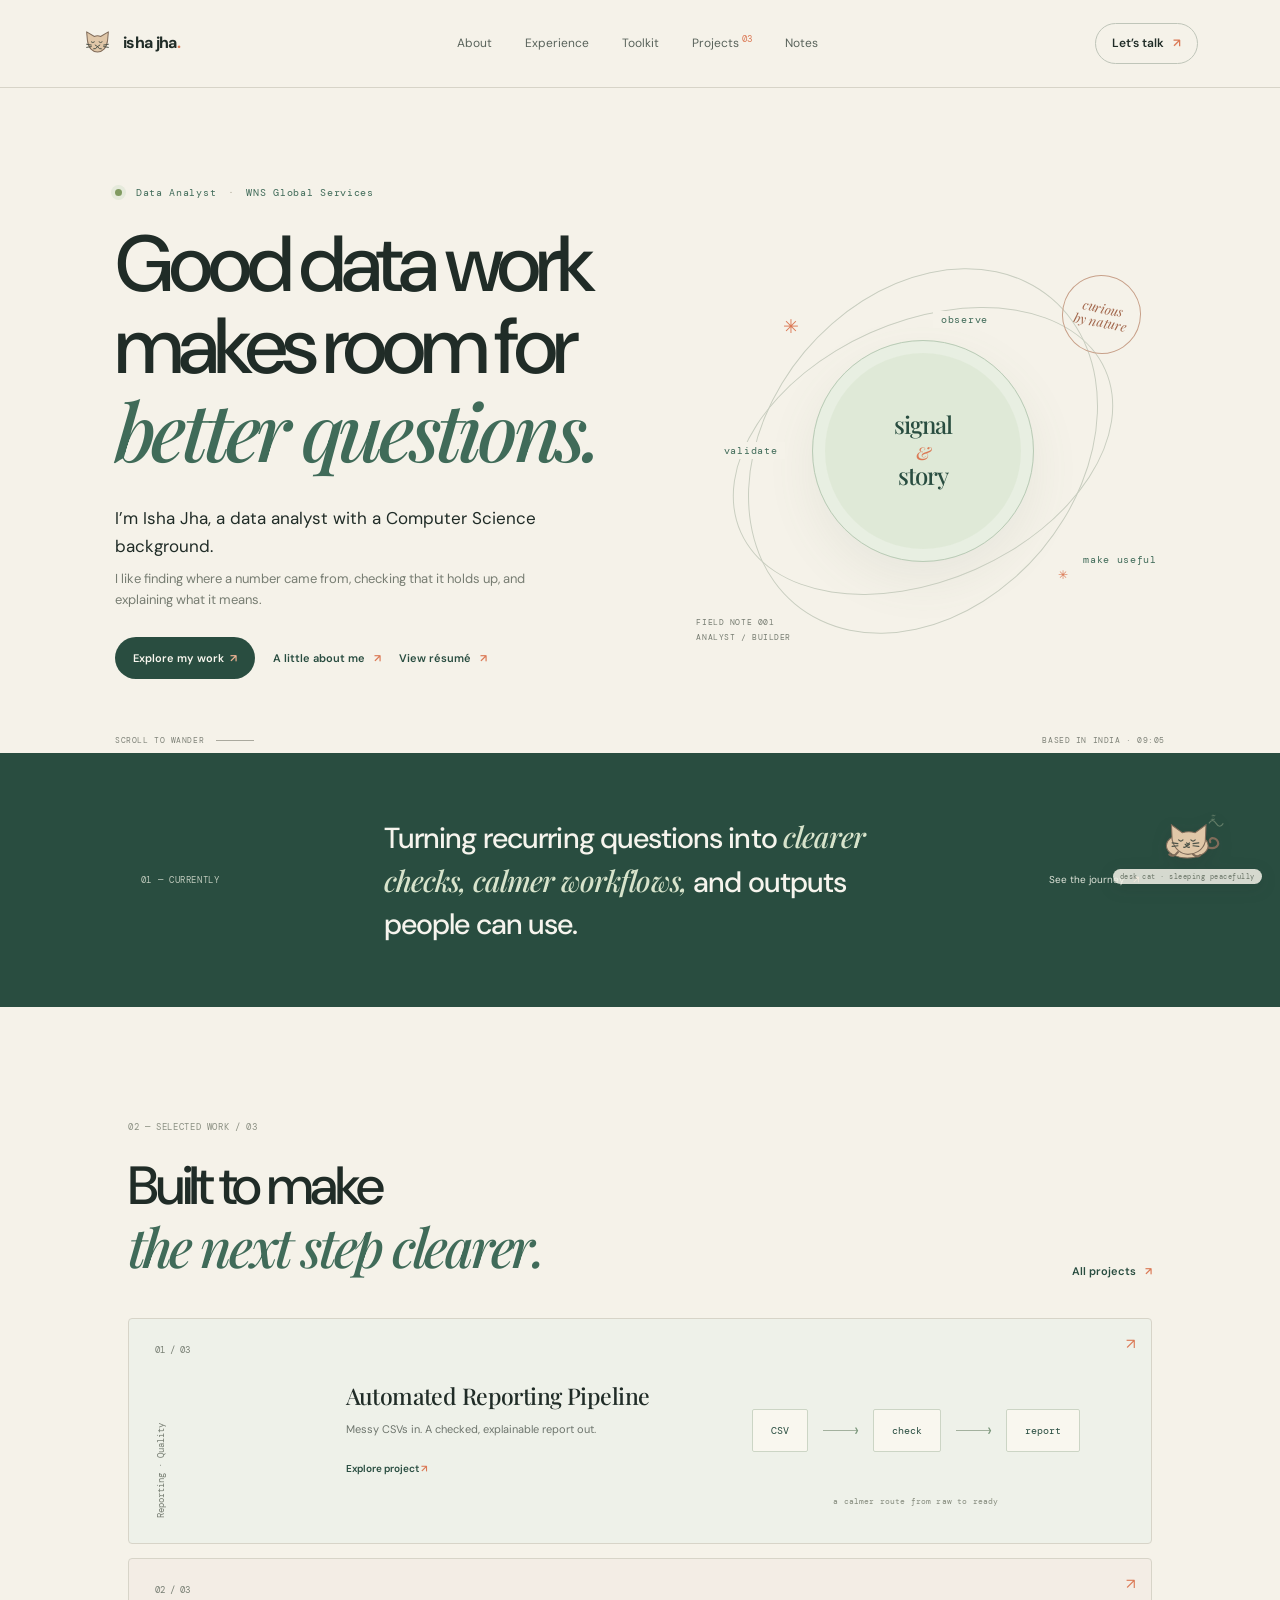
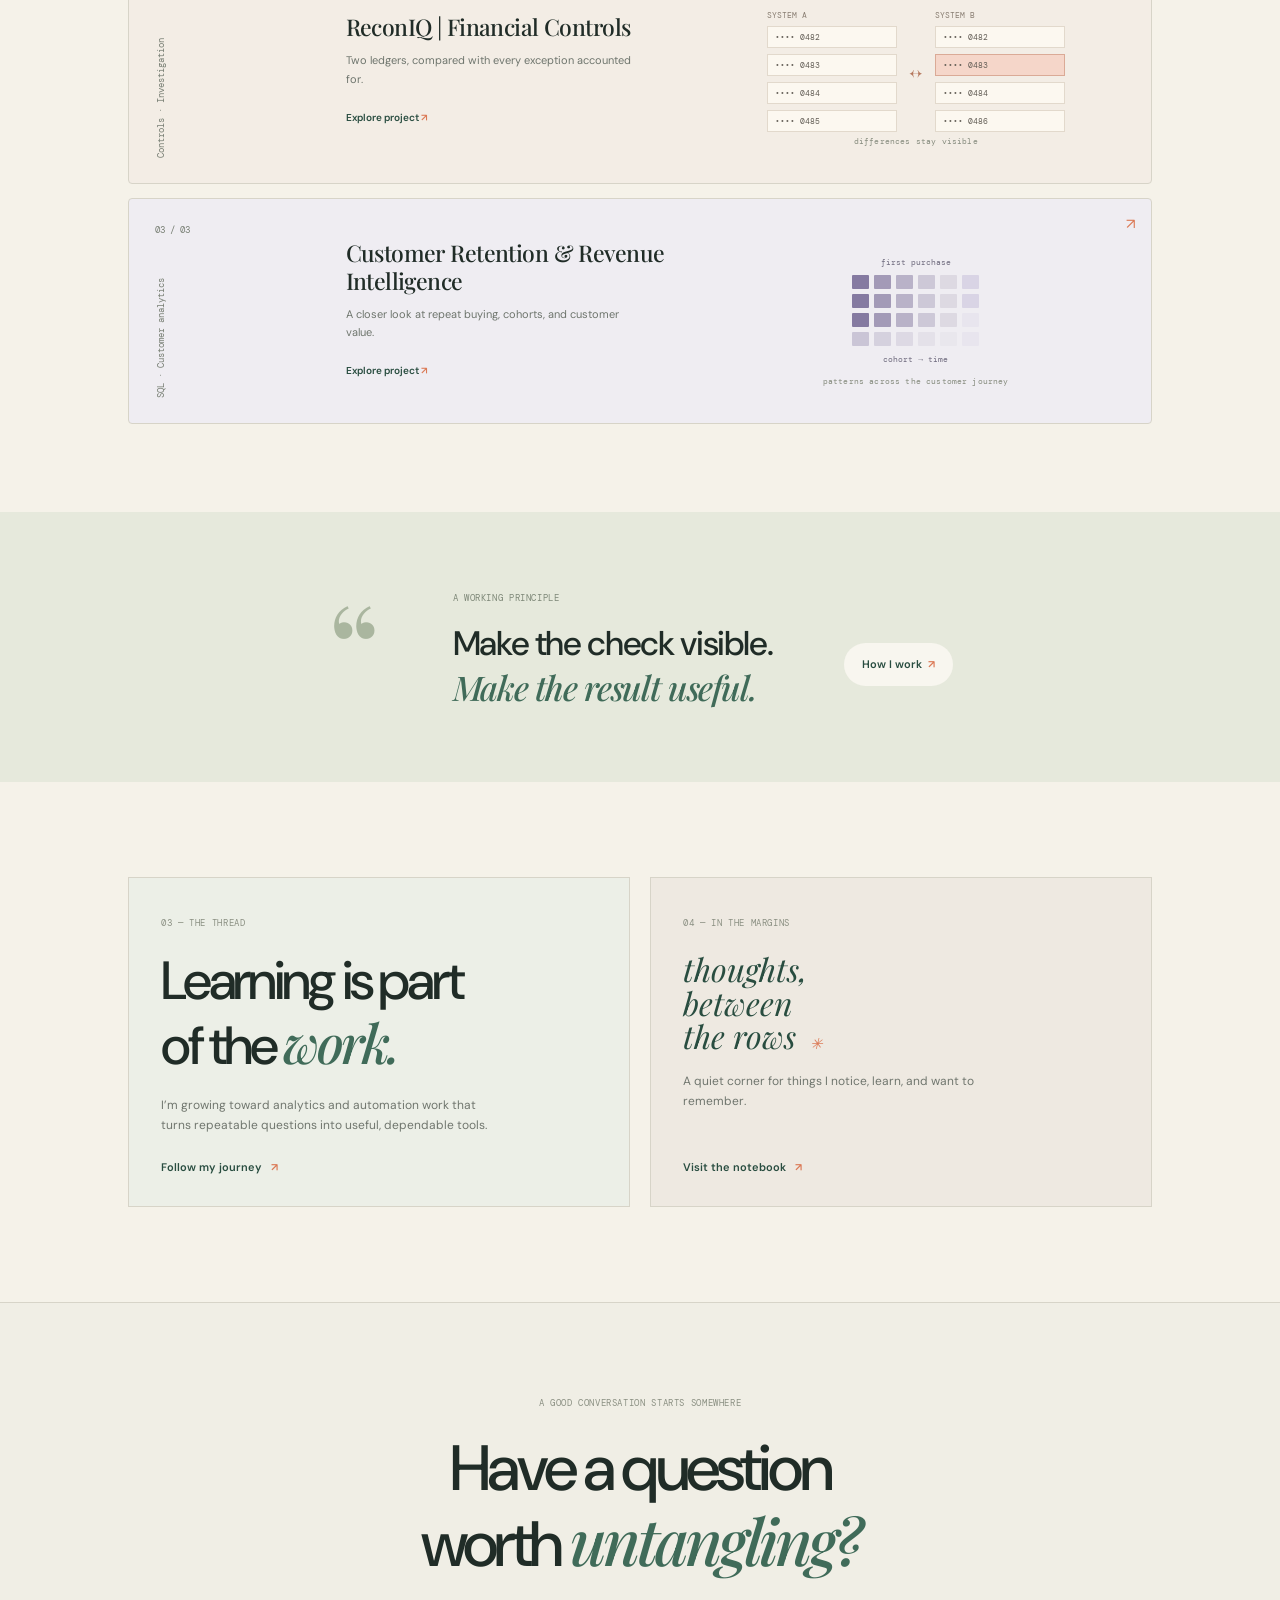
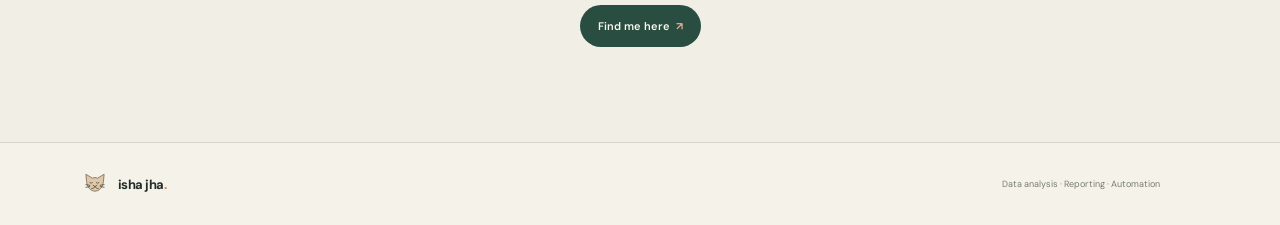
<file: index.html>
<!doctype html>
<html lang="en">
  <head>
    <meta charset="UTF-8" />
    <meta name="viewport" content="width=device-width, initial-scale=1" />
    <meta name="theme-color" content="#f5f2e9" />
    <meta name="description" content="Isha Jha is a data analyst interested in SQL, Python, reporting automation, and making data useful." />
    <title>Isha Jha</title>
    <link rel="preconnect" href="https://fonts.googleapis.com" />
    <link rel="preconnect" href="https://fonts.gstatic.com" crossorigin />
    <link href="https://fonts.googleapis.com/css2?family=DM+Mono:wght@400;500&family=DM+Sans:wght@400;500;600;700&family=Playfair+Display:ital,wght@0,500;0,600;1,500;1,600&display=swap" rel="stylesheet" />
    <link rel="stylesheet" href="./styles.css?v=pipeline-story-2" />
    <script type="module" src="./src/app.js?v=tab-title-1"></script>
  </head>
  <body>
    <a class="skip-link" href="#main">Skip to content</a>
    <div class="site-shell">
      <header class="topbar">
        <a class="wordmark" href="#/" aria-label="Isha Jha, home"><span class="wordmark-cat" aria-hidden="true"><svg viewBox="0 0 40 40"><path class="wordmark-cat-head" d="M7 16 6 5l10 6q4-2 8 0l10-6-1 11c-1 10-7 15-13 15S8 26 7 16Z"/><path class="wordmark-cat-face" d="M12 18q2 2 4 0m6 0q2 2 4 0M17 22l3 2 3-2M20 24q-2 4-5 3m10 0q-3 1-5-3"/><path class="wordmark-cat-whiskers" d="m12 22-6-1m6 3-6 1m22-3 6-1m-6 3 6 1"/></svg></span><span>isha jha<span class="wordmark-period">.</span></span></a>
        <button class="menu-toggle" aria-label="Open navigation" aria-expanded="false"><span></span><span></span></button>
        <nav class="main-nav" aria-label="Main navigation">
          <a href="#/about">About</a><a href="#/journey">Experience</a><a href="#/skills">Toolkit</a><a href="#/projects">Projects <span class="nav-count" id="project-count"></span></a><a href="#/notes">Notes</a>
        </nav>
        <a class="contact-link" href="#/contact">Let’s talk <span aria-hidden="true">↗</span></a>
      </header>
      <main id="main" tabindex="-1"></main>
      <footer class="footer"><a class="wordmark" href="#/"><span class="wordmark-cat" aria-hidden="true"><svg viewBox="0 0 40 40"><path class="wordmark-cat-head" d="M7 16 6 5l10 6q4-2 8 0l10-6-1 11c-1 10-7 15-13 15S8 26 7 16Z"/><path class="wordmark-cat-face" d="M12 18q2 2 4 0m6 0q2 2 4 0M17 22l3 2 3-2M20 24q-2 4-5 3m10 0q-3 1-5-3"/><path class="wordmark-cat-whiskers" d="m12 22-6-1m6 3-6 1m22-3 6-1m-6 3 6 1"/></svg></span><span>isha jha<span class="wordmark-period">.</span></span></a><span>Data analysis · Reporting · Automation</span></footer>
    </div>
    <div class="cat-dock">
      <button class="cat-button" aria-label="Wake the sleeping cat" title="A small desk companion. Click to wake.">
        <svg class="cat-art" viewBox="0 0 100 75" role="img" aria-label="A little cat, sleeping"><path class="cat-tail" d="M76 53c17 5 20-8 11-12-5-2-8 2-6 5"/><ellipse class="cat-body" cx="49" cy="51" rx="29" ry="17"/><path class="cat-head" d="M28 43 27 22l15 11c6-2 12-2 18 0l15-11-1 23c-3 13-15 18-24 18S31 56 28 43Z"/><path class="sleep-eyes" d="M37 43q3 3 6 0m11 0q3 3 6 0"/><g class="awake-eyes"><ellipse cx="40" cy="43" rx="1.8" ry="3"/><ellipse cx="57" cy="43" rx="1.8" ry="3"/></g><path class="cat-smile" d="M46 49q3 3 6 0m-3 1q-2 4-5 3m8 0q-3 1-5-3"/><path class="cat-nose" d="m48 47 2 2 2-2"/><path class="cat-whiskers" d="m36 48-8-1m8 4-8 1m29-4 8-1m-8 4 8 1"/><path class="cat-paw" d="M36 60q-6 8-12 3M57 63q5 5 10 1"/><path class="sleep-line" d="M79 20q5-8 10 0t10 0"/><text class="sleep-z" x="82" y="15">z</text></svg>
      </button><span class="cat-caption">desk cat · <span class="cat-state">sleeping peacefully</span></span>
    </div>
    <div class="toast" role="status" aria-live="polite"></div>
  </body>
</html>
</file>
<file: styles.css>
:root {
  --paper:#f5f2e9;
  --paper2:#ede9dd;
  --ink:#202c27;
  --green:#294d40;
  --green2:#406b59;
  --muted:#777d72;
  --line:#d7d4c8;
  --orange:#db7955;
  --mint:#dce9d9;
  --peach:#f3dfd2;
  --lav:#e5e1ef;
  --serif:"Playfair Display",Georgia,serif;
  --sans:"DM Sans",Arial,sans-serif;
  --mono:"DM Mono",monospace
}
* {
  box-sizing:border-box
}
html {
  scroll-behavior:smooth
}
body {
  margin:0;
  background:var(--paper);
  color:var(--ink);
  font:16px/1.65 var(--sans);
  -webkit-font-smoothing:antialiased
}
a {
  color:inherit;
  text-decoration:none
}
button {
  font:inherit
}
.site-shell {
  max-width:1600px;
  margin:auto;
  overflow:hidden
}
.skip-link {
  position:absolute;
  left:1rem;
  top:-5rem;
  padding:.7rem 1rem;
  background:var(--green);
  color:white;
  z-index:20
}
.skip-link:focus {
  top:1rem
}
.topbar {
  height:88px;
  padding:0 6.4%;
  display:flex;
  align-items:center;
  justify-content:space-between;
  border-bottom:1px solid var(--line);
  position:relative;
  z-index:10;
  background:var(--paper)
}
.wordmark {
  display:flex;
  align-items:center;
  gap:10px;
  font-size:16px;
  font-weight:700;
  letter-spacing:-.04em
}
.wordmark-cat {
  display:grid;
  place-items:center;
  width:31px;
  height:31px;
  color:var(--green)
}
.wordmark-cat svg { width:100%; overflow:visible }
.wordmark-cat-head { fill:#e0c7a8; stroke:#806c5a; stroke-width:1.3; stroke-linejoin:round }
.wordmark-cat-face,.wordmark-cat-whiskers { fill:none; stroke:#4b5248; stroke-width:1.25; stroke-linecap:round; stroke-linejoin:round }
.wordmark-cat.awake .wordmark-cat-head { fill:#f0d2b5 }
.wordmark-cat.awake .wordmark-cat-face { stroke:var(--green2) }
.wordmark-period {
  color:var(--orange)
}
.main-nav {
  display:flex;
  align-items:center;
  gap:33px
}
.main-nav a {
  font-size:12px;
  color:#59635b;
  transition:color .2s
}
.main-nav a:hover,.main-nav a.current {
  color:var(--green);
  font-weight:700
}
.nav-count {
  font:9px var(--mono);
  color:var(--orange);
  vertical-align:super
}
.contact-link {
  font-size:12px;
  font-weight:600;
  padding:10px 16px;
  border:1px solid #bfc5b9;
  border-radius:30px
}
.contact-link span,.text-link span,.button span {
  color:var(--orange);
  padding-left:6px
}
.menu-toggle {
  display:none
}
.home-hero {
  padding:86px 9% 26px;
  min-height:665px;
  position:relative;
  display:grid;
  grid-template-columns:1.08fr .92fr;
  align-items:center
}
.hero-copy {
  padding-bottom:36px;
  z-index:1
}
.eyebrow,.section-index,.hero-bottom,.orbit-label,.art-index,.directory-note,.aside-kicker,.timeline-state,.contact-note>span,.workflow-steps>div>span,.empty-notes small,.visual-caption,.cat-caption {
  font:10px var(--mono);
  letter-spacing:.07em
}
.eyebrow {
  color:var(--green2);
  margin:0 0 24px
}
.status-dot {
  display:inline-block;
  width:7px;
  height:7px;
  border-radius:50%;
  background:#819b61;
  margin-right:7px;
  box-shadow:0 0 0 4px #e5eadb
}
.eyebrow-divider {
  color:#b3ae9f;
  padding:0 5px
}
.home-hero h1,.page-hero h1,.contact-page h1,.detail-heading h1,.article-page h1,.not-found h1 {
  font-size:clamp(50px,6.2vw,88px);
  line-height:1.035;
  letter-spacing:-.065em;
  font-weight:500;
  margin:0;
  font-family:var(--sans)
}
h1 em,h2 em,.hero-hero em {
  font-family:var(--serif);
  font-weight:500;
  color:var(--green2);
  letter-spacing:-.06em
}
.hero-intro {
  font-size:17px;
  line-height:1.65;
  max-width:490px;
  margin:28px 0 8px
}
.hero-sub {
  font-size:13px;
  color:var(--muted);
  max-width:440px;
  margin:0
}
.hero-actions {
  display:flex;
  gap:18px;
  align-items:center;
  flex-wrap:wrap;
  margin-top:26px
}
.button {
  display:inline-flex;
  align-items:center;
  justify-content:center;
  border-radius:24px;
  padding:12px 18px;
  font-size:11px;
  font-weight:600;
  transition:transform .2s,background .2s
}
.button:hover {
  transform:translateY(-2px)
}
.button-dark {
  color:#f9f7ef;
  background:var(--green)
}
.button-dark:hover {
  background:#19382c
}
.button-dark span {
  color:#efb494
}
.text-link {
  font-size:11px;
  font-weight:600;
  color:var(--green)
}
.hero-art {
  min-height:450px;
  position:relative;
  display:grid;
  place-items:center
}
.art-orbit {
  position:absolute;
  border:1px solid #c9cec0;
  border-radius:50%;
  transform:rotate(-24deg)
}
.orbit-one {
  width:400px;
  height:260px
}
.orbit-two {
  width:310px;
  height:400px;
  transform:rotate(40deg)
}
.art-sun {
  width:222px;
  height:222px;
  background:#dfe9d7;
  border:1px solid #b9cbb6;
  border-radius:50%;
  display:grid;
  place-items:center;
  box-shadow:inset 0 0 0 12px #e8efe2,0 18px 50px #67776017
}
.art-sun span {
  text-align:center;
  font:500 24px/1.07 var(--serif);
  letter-spacing:-.04em;
  color:var(--green)
}
.art-sun i {
  font-size:18px;
  color:var(--orange)
}
.orbit-label {
  position:absolute;
  color:var(--green2);
  background:var(--paper);
  padding:2px 8px
}
.label-a {
  top:19%;
  left:52%
}
.label-b {
  top:48%;
  left:7%
}
.label-c {
  right:0;
  bottom:24%
}
.art-star {
  position:absolute;
  color:var(--orange);
  font-size:19px
}
.star-a {
  top:19%;
  left:21%
}
.star-b {
  bottom:20%;
  right:20%;
  font-size:12px
}
.art-index {
  position:absolute;
  left:3%;
  bottom:7%;
  font-size:8px;
  line-height:1.8;
  color:var(--muted)
}
.hero-stamp {
  position:absolute;
  right:5%;
  top:11%;
  width:79px;
  height:79px;
  border:1px solid #c8a18a;
  border-radius:50%;
  display:grid;
  place-items:center;
  text-align:center;
  transform:rotate(11deg);
  font:italic 13px/1.05 var(--serif);
  color:#a2674c
}
.hero-bottom {
  position:absolute;
  left:9%;
  right:9%;
  bottom:8px;
  display:flex;
  align-items:center;
  gap:12px;
  color:#7f8379;
  font-size:8px
}
.scroll-line {
  height:1px;
  width:38px;
  background:#aaa99e
}
.hero-bottom>span:last-child {
  margin-left:auto
}
.intro-strip {
  padding:62px 11%;
  display:grid;
  grid-template-columns:1fr 2.3fr 1fr;
  gap:20px;
  align-items:center;
  background:var(--green);
  color:#f6f4ed
}
.section-index {
  font-size:9px;
  color:#8b9083
}
.intro-strip .section-index {
  color:#c0cbbd
}
.intro-strip p {
  font:500 clamp(19px,2.3vw,29px)/1.45 var(--sans);
  letter-spacing:-.03em;
  margin:0;
  max-width:690px
}
.intro-strip p em {
  font-family:var(--serif);
  color:#d7e3cb
}
.intro-strip>a {
  font-size:10px;
  text-align:right;
  color:#e1e6db
}
.intro-strip>a span {
  color:#efb494;
  padding-left:5px
}
.section-wrap {
  padding-left:10%;
  padding-right:10%
}
.home-projects {
  padding-top:105px;
  padding-bottom:88px
}
.section-heading {
  display:flex;
  align-items:flex-end;
  justify-content:space-between;
  margin-bottom:38px
}
.section-heading h2,.home-lower h2,.about-grid h2,.about-more h2,.detail-section h2,.empty-notes h2 {
  font-size:clamp(34px,4.2vw,56px);
  line-height:1.12;
  letter-spacing:-.06em;
  font-weight:500;
  margin:17px 0 0
}
.project-list {
  display:grid;
  gap:14px
}
.project-row {
  position:relative;
  min-height:226px;
  display:grid;
  grid-template-columns:.55fr 1.1fr 1.35fr;
  gap:20px;
  padding:25px 26px;
  border:1px solid var(--line);
  border-radius:4px;
  overflow:hidden;
  transition:transform .25s,border-color .25s,box-shadow .25s
}
.project-row:hover {
  transform:translateY(-3px);
  border-color:#9aaa99;
  box-shadow:0 12px 35px #34483e0c
}
.project-row.mint {
  background:#eef1e9
}
.project-row.peach {
  background:#f3ede5
}
.project-row.lavender {
  background:#efedf2
}
.project-row-meta {
  display:flex;
  flex-direction:column;
  justify-content:space-between;
  font:9px var(--mono);
  color:#777e73
}
.project-row-meta span:last-child {
  writing-mode:vertical-rl;
  transform:rotate(180deg);
  align-self:flex-start
}
.project-row-content {
  align-self:center
}
.project-row-content h3 {
  font:500 23px/1.2 var(--serif);
  letter-spacing:-.025em;
  margin:0 0 11px
}
.project-row-content p {
  font-size:11px;
  color:#6e756d;
  max-width:285px;
  margin:0 0 15px
}
.project-cta {
  font-size:10px;
  font-weight:600;
  color:var(--green)
}
.project-cta span,.row-arrow {
  color:var(--orange)
}
.project-row-art {
  display:flex;
  align-items:center;
  justify-content:center
}
.project-visual {
  position:relative;
  width:100%;
  max-width:340px;
  height:160px;
  display:flex;
  align-items:center;
  justify-content:center;
  gap:15px
}
.flow-node {
  padding:14px 18px;
  background:#f9f7ef;
  border:1px solid #ccd5c5;
  border-radius:2px;
  font:10px var(--mono);
  color:var(--green)
}
.flow-visual>i {
  width:35px;
  height:1px;
  background:#a3b19e;
  position:relative
}
.flow-visual>i:after {
  content:'›';
  position:absolute;
  right:-1px;
  top:-12px;
  color:#7c987d;
  font:18px var(--sans)
}
.visual-caption {
  position:absolute;
  bottom:5px;
  font-size:8px;
  letter-spacing:.02em;
  color:#858b7d
}
.ledger-visual {
  gap:12px
}
.ledger-col {
  display:grid;
  gap:6px;
  width:130px
}
.ledger-col span {
  font:8px var(--mono);
  text-transform:uppercase;
  color:#887d71
}
.ledger-col b {
  font:8px var(--mono);
  font-weight:400;
  padding:5px 7px;
  background:#fcf8f0;
  border:1px solid #e2d9cc;
  color:#635e56
}
.ledger-col b.marked {
  background:#f5d6c9;
  border-color:#daaa96
}
.ledger-mid {
  font:20px var(--serif);
  color:#b5785d
}
.cohort-visual {
  flex-direction:column;
  gap:8px
}
.cohort-visual>span,.cohort-visual small {
  font:8px var(--mono);
  color:#6e6a7d
}
.cohort-grid {
  display:grid;
  grid-template-columns:repeat(6,17px);
  gap:5px
}
.cohort-grid i {
  width:17px;
  height:14px;
  background:#d9d4e5;
  border-radius:1px
}
.cohort-grid i:nth-child(6n+1) {
  background:#857aa1
}
.cohort-grid i:nth-child(6n+2) {
  background:#a39ab7
}
.cohort-grid i:nth-child(6n+3) {
  background:#b9b2c8
}
.cohort-grid i:nth-child(6n+4) {
  background:#cdc8d7
}
.cohort-grid i:nth-child(6n+5) {
  background:#ddd9e2
}
.cohort-grid i:nth-child(n+18) {
  opacity:.35
}
.row-arrow {
  position:absolute;
  right:16px;
  top:13px;
  font-size:15px
}
.home-note-band {
  min-height:270px;
  background:#e6e9dc;
  display:flex;
  align-items:center;
  justify-content:center;
  gap:7%;
  padding:55px 10%
}
.note-glyph {
  font:130px/.7 var(--serif);
  color:#aab69f
}
.home-note-band .section-index {
  color:#7e8878
}
.home-note-band p {
  font:500 34px/1.25 var(--sans);
  letter-spacing:-.04em;
  margin:14px 0 0
}
.home-note-band p em {
  font-family:var(--serif);
  color:var(--green2)
}
.button-light {
  background:#f8f6ef;
  color:var(--green);
  white-space:nowrap;
  margin-top:35px
}
.home-lower {
  padding-top:95px;
  padding-bottom:95px;
  display:grid;
  grid-template-columns:1fr 1fr;
  gap:20px
}
.home-lower-card {
  min-height:330px;
  border:1px solid var(--line);
  padding:30px 32px;
  position:relative
}
.journey-teaser {
  background:#ecefe7
}
.home-lower-card p {
  font-size:12px;
  color:#70766e;
  max-width:335px;
  margin:20px 0
}
.home-lower-card .text-link {
  position:absolute;
  bottom:30px
}
.notes-teaser {
  background:#eee9e1
}
.notes-teaser .scribble {
  font:italic 32px/1.04 var(--serif);
  margin-top:18px;
  color:var(--green)
}
.scribble span {
  font-size:15px;
  color:var(--orange);
  margin-left:14px
}
.contact-band {
  text-align:center;
  padding:85px 20px 95px;
  background:#f0eee5;
  border-top:1px solid var(--line)
}
.contact-band h2 {
  font-size:clamp(40px,5vw,64px);
  line-height:1.1;
  letter-spacing:-.06em;
  font-weight:500;
  margin:20px 0 25px
}
.footer {
  padding:28px 120px 28px 6.4%;
  border-top:1px solid var(--line);
  display:flex;
  align-items:center;
  justify-content:space-between;
  color:#777d72;
  font-size:9px
}
.footer .wordmark {
  color:var(--ink);
  font-size:13px
}
.footer .wordmark-cat {
  width:26px;
  height:26px
}
.cat-dock {
  position:fixed;
  z-index:8;
  bottom:16px;
  right:18px;
  display:flex;
  flex-direction:column;
  align-items:center;
  filter:drop-shadow(0 4px 8px #2222)
}
.cat-button {
  border:0;
  background:transparent;
  padding:0;
  cursor:pointer;
  width:72px;
  height:60px;
  transition:transform .25s
}
.cat-button:hover {
  transform:translateY(-3px)
}
.cat-art {
  width:72px;
  overflow:visible
}
.cat-head,.cat-body {
  fill:#e0c7a8;
  stroke:#806c5a;
  stroke-width:1.5
}
.cat-body {
  transform-box:fill-box;
  transform-origin:center;
  animation:catBreath 4.2s ease-in-out infinite
}
.cat-head {
  transform-box:fill-box;
  transform-origin:center bottom;
  animation:catEar 7s ease-in-out infinite
}
.sleep-eyes,.cat-smile,.cat-nose,.cat-whiskers {
  fill:none;
  stroke:#4b5248;
  stroke-width:1.6;
  stroke-linecap:round;
  stroke-linejoin:round
}
.awake-eyes {
  fill:#4b5248;
  opacity:0;
  transform-box:fill-box;
  transform-origin:center;
  animation:catBlink 6s 1s infinite
}
.awake .sleep-eyes {
  opacity:0
}
.awake .awake-eyes {
  opacity:1
}
.awake .sleep-line,.awake .sleep-z {
  opacity:0
}
.awake .cat-head {
  animation:catWake .55s ease-out
}
.cat-tail,.cat-paw {
  fill:none;
  stroke:#806c5a;
  stroke-width:3;
  stroke-linecap:round
}
.cat-tail {
  transform-box:fill-box;
  transform-origin:12% 55%;
  animation:catTail 5s ease-in-out infinite
}
.sleep-line {
  fill:none;
  stroke:#738a72;
  stroke-width:1.5;
  opacity:.8
}
.sleep-z {
  font:italic 14px var(--serif);
  fill:#738a72
}
.cat-caption {
  background:#f5f2e9d9;
  padding:3px 7px;
  border-radius:10px;
  font-size:7px;
  color:#6a7567;
  white-space:nowrap
}
.awake .cat-paw {
  animation:catPaw .7s ease
}
.toast {
  position:fixed;
  right:22px;
  bottom:98px;
  padding:10px 15px;
  background:var(--green);
  color:#f7f4eb;
  font-size:11px;
  border-radius:2px;
  opacity:0;
  transform:translateY(7px);
  transition:.2s;
  pointer-events:none;
  z-index:9
}
.toast.visible {
  opacity:1;
  transform:translateY(0)
}
@keyframes catBreath { 50% { transform:scaleY(1.035) } }
@keyframes catTail { 0%,90%,100% { transform:rotate(0) } 94% { transform:rotate(-5deg) } }
@keyframes catEar { 0%,88%,100% { transform:rotate(0) } 92% { transform:rotate(-1deg) } 96% { transform:rotate(1deg) } }
@keyframes catBlink { 0%,92%,96%,100% { transform:scaleY(1) } 94% { transform:scaleY(.12) } }
@keyframes catWake { 45% { transform:translateY(-3px) rotate(-3deg) } }
@keyframes catPaw { 50% { transform:translateY(-4px) } }

.page-hero {
  position:relative;
  padding:105px 14% 96px;
  border-bottom:1px solid var(--line);
  min-height:385px
}
.page-hero h1 {
  font-size:clamp(53px,7vw,86px);
  margin-top:23px
}
.page-lede {
  max-width:550px;
  color:#697269;
  font-size:14px;
  line-height:1.8;
  margin:24px 0 0
}
.about-hero {
  background:#e9ede4
}
.about-card-portrait {
  display:block;
  width:104px;
  height:104px;
  object-fit:cover;
  object-position:center 35%;
  border-radius:14px;
  border:3px solid rgba(255,255,255,.72);
  box-shadow:0 5px 16px rgba(42,56,43,.1);
  margin:0 0 22px
}
.about-sidenote {
  position:absolute;
  right:13%;
  bottom:38px;
  border-left:1px solid #a5b09f;
  padding-left:15px
}
.about-sidenote span {
  font:8px var(--mono);
  color:#7c8478
}
.about-sidenote p {
  font:italic 18px/1.2 var(--serif);
  color:var(--green);
  margin:8px 0
}
.about-grid {
  padding:90px 14%;
  display:grid;
  grid-template-columns:1.35fr .65fr;
  gap:14%
}
.about-grid>article p,.about-more-content p {
  font-size:13px;
  color:#697269;
  max-width:570px;
  line-height:1.9
}
.about-grid h2 {
  margin:19px 0 23px
}
.about-aside {
  position:relative;
  background:#eee9df;
  padding:28px 25px;
  align-self:start
}
.aside-kicker {
  font-size:8px;
  color:#898678
}
.about-aside>div:not(.aside-flower) {
  margin-top:24px;
  border-top:1px solid #d8d1c3;
  padding-top:11px
}
.about-aside small {
  font:8px var(--mono);
  color:#8a897d
}
.about-aside p {
  font-size:12px;
  line-height:1.5;
  margin:6px 0 0
}
.aside-flower {
  position:absolute;
  right:21px;
  top:18px;
  color:var(--orange);
  font-size:16px
}
.achievements-strip {
  display:grid;
  grid-template-columns:1.1fr 1fr 1fr;
  gap:32px;
  align-items:center;
  padding:42px 14%;
  background:#efe5d9;
  border-top:1px solid #e1d6c8;
  border-bottom:1px solid #e1d6c8
}
.achievements-heading h2 {
  font-size:30px;
  line-height:1.1;
  letter-spacing:-.05em;
  font-weight:500;
  margin:13px 0 0
}
.achievements-strip article {
  min-height:112px;
  border-left:1px solid #d1c4b6;
  padding:5px 0 5px 18px
}
.achievements-strip article>span {
  font:8px var(--mono);
  color:#898477
}
.achievements-strip h3 {
  font:500 19px var(--serif);
  margin:10px 0 5px
}
.achievements-strip p {
  font-size:10px;
  line-height:1.65;
  color:#72736b;
  margin:0
}
.about-more {
  padding:70px 14% 80px;
  background:var(--green);
  color:#f3f1e9;
  display:grid;
  grid-template-columns:.75fr 1.25fr;
  gap:10%
}
.about-more>.section-index {
  color:#c4cec0
}
.about-more h2 {
  font-size:44px;
  margin:0 0 22px
}
.about-more h2 em {
  color:#d9e3d1
}
.about-more-content p {
  color:#d4dbd0;
  max-width:580px
}
.interest-tags,.detail-tags {
  display:flex;
  flex-wrap:wrap;
  gap:7px;
  margin-top:24px
}
.interest-tags span {
  font-size:9px;
  padding:6px 10px;
  border:1px solid #819589;
  border-radius:20px;
  color:#e4e9df
}
.page-end-link {
  padding:29px 14%;
  display:flex;
  justify-content:flex-end;
  border-bottom:1px solid var(--line)
}
.page-end-link a {
  font-size:11px;
  font-weight:600;
  color:var(--green)
}
.page-end-link span {
  color:var(--orange);
  padding-left:8px
}
.journey-hero {
  background:#f0ebe2
}
.timeline {
  padding:70px 14% 40px;
  display:grid;
  grid-template-columns:110px 1fr;
  gap:45px
}
.timeline-rail {
  display:flex;
  flex-direction:column;
  align-items:flex-start;
  gap:13px;
  font:8px var(--mono);
  color:#899083;
  padding-top:10px
}
.timeline-rail i {
  display:block;
  width:1px;
  height:90px;
  background:#c9cec2;
  margin-left:13px
}
.timeline-items {
  border-left:1px solid #bfc8ba
}
.timeline-item {
  position:relative;
  display:grid;
  grid-template-columns:45px 1fr 30px;
  gap:18px;
  padding:0 0 55px 26px
}
.timeline-item:before {
  content:"";
  position:absolute;
  left:-5px;
  top:4px;
  width:9px;
  height:9px;
  border:1px solid var(--green2);
  background:var(--paper);
  border-radius:50%
}
.timeline-count {
  font:9px var(--mono);
  color:#a1a294;
  padding-top:4px
}
.timeline-state {
  font-size:8px;
  color:#858a7e;
  text-transform:uppercase
}
.timeline-state i {
  font-style:normal;
  color:var(--orange);
  padding:0 4px
}
.timeline-copy h2 {
  font:500 25px/1.2 var(--serif);
  margin:11px 0
}
.timeline-copy p {
  font-size:12px;
  color:#72776f;
  max-width:570px;
  margin:0
}
.timeline-mark {
  font-size:15px;
  color:var(--orange)
}
.journey-aside {
  display:flex;
  gap:13%;
  padding:34px 14% 48px;
  background:#ecefe7;
  align-items:flex-start
}
.journey-aside .section-index {
  min-width:140px
}
.journey-aside p {
  max-width:540px;
  font-size:12px;
  color:#687166;
  margin:0
}
.toolkit-hero {
  background:#eaece4
}
.workflow {
  display:grid;
  grid-template-columns:1fr 2fr;
  gap:8%;
  padding:58px 12%;
  border-bottom:1px solid var(--line)
}
.workflow-label p {
  font-size:11px;
  color:#7c8178;
  max-width:220px
}
.workflow-steps {
  display:flex;
  align-items:center;
  justify-content:space-between;
  gap:10px
}
.workflow-steps>div {
  display:flex;
  flex-direction:column;
  gap:6px
}
.workflow-steps>div>span {
  color:#a2a393;
  font-size:8px
}
.workflow-steps b {
  font:500 17px var(--serif)
}
.workflow-steps small {
  font-size:9px;
  color:#83867c
}
.workflow-steps>i {
  font-style:normal;
  color:#b7b5a9
}
.toolkit-list {
  padding:64px 14%
}
.toolkit-group {
  display:grid;
  grid-template-columns:1fr 2fr;
  gap:40px;
  padding:24px 0;
  border-bottom:1px solid var(--line);
  align-items:center
}
.toolkit-group:first-of-type {
  margin-top:15px
}
.toolkit-group h2 {
  font:500 20px var(--serif);
  margin:0
}
.toolkit-chips {
  display:flex;
  flex-wrap:wrap;
  gap:8px
}
.toolkit-chips span {
  font-size:10px;
  padding:7px 13px;
  border:1px solid #cbd0c4;
  border-radius:25px;
  color:#506253;
  background:#f8f6ef
}
.skills-foot {
  display:grid;
  grid-template-columns:1fr 1fr;
  background:#ede9df;
  padding:42px 14%;
  gap:10%
}
.skills-note p {
  font:500 21px/1.45 var(--sans);
  letter-spacing:-.03em;
  max-width:390px
}
.skills-note p em {
  font-family:var(--serif);
  color:var(--green2)
}
.projects-hero {
  background:#e9ede4
}
.projects-directory {
  padding:52px 10% 65px
}
.directory-note {
  display:flex;
  justify-content:space-between;
  margin:0 4px 16px;
  color:#808579;
  font-size:8px
}
.projects-directory .project-list {
  gap:12px
}
.projects-directory .project-row {
  min-height:210px
}
.detail-top {
  padding:25px 9% 45px;
  position:relative;
  display:grid;
  grid-template-columns:1fr .9fr;
  gap:25px;
  min-height:400px
}
.detail-top.mint {
  background:#e9ede4
}
.detail-top.peach {
  background:#f2e7dc
}
.detail-top.lavender {
  background:#eceaf1
}
.back-link {
  grid-column:1/-1;
  font-size:10px;
  color:#637066
}
.detail-heading {
  align-self:center
}
.detail-heading h1 {
  font-size:clamp(45px,5vw,68px);
  margin:17px 0
}
.detail-heading>p {
  font:italic 18px var(--serif);
  color:#74796f;
  max-width:430px
}
.detail-art {
  align-self:center
}
.detail-art .project-visual {
  max-width:440px;
  height:220px
}
.detail-body {
  display:grid;
  grid-template-columns:1.7fr .7fr;
  gap:10%;
  padding:65px 12% 80px
}
.detail-main {
  max-width:700px
}
.detail-summary {
  border-left:2px solid #95aa91;
  padding-left:21px;
  margin-bottom:55px
}
.detail-summary p {
  font:500 19px/1.6 var(--serif);
  color:#435449;
  margin:12px 0
}
.detail-section {
  position:relative;
  padding:0 0 37px 90px;
  margin-bottom:30px;
  border-bottom:1px solid var(--line)
}
.detail-section>.section-index {
  position:absolute;
  left:0;
  top:8px;
  max-width:78px;
  line-height:1.6
}
.detail-section h2 {
  font-size:33px;
  margin:0 0 15px
}
.detail-section>p,.feature-list {
  font-size:12px;
  line-height:1.9;
  color:#6d746b;
  margin:0
}
.feature-list {
  padding-left:17px
}
.feature-list li {
  padding-left:4px;
  margin-bottom:8px
}
.future-note {
  margin-top:13px!important
}
.future-note b {
  color:var(--green)
}
.detail-rail {
  padding-top:5px
}
.detail-rail>div {
  margin-bottom:32px
}
.detail-tags {
  margin-top:13px
}
.detail-tags span {
  font:8px var(--mono);
  padding:6px 8px;
  border:1px solid #d3d4c9;
  border-radius:15px;
  color:#697466
}
.detail-link-box {
  padding:18px;
  background:#eeece3;
  display:flex;
  flex-direction:column;
  gap:15px
}
.detail-link-box .text-link {
  font-size:11px
}
.deploy-status {
  display:flex;
  gap:7px;
  align-items:center;
  font-size:9px;
  color:#73776d
}
.deploy-status i {
  width:6px;
  height:6px;
  border-radius:50%;
  background:#b6a98d
}
.visual-proof p {
  font-size:10px;
  line-height:1.7;
  color:#777b72;
  margin:0
}
.detail-next {
  background:#e9ede4;
  padding:30px 12%;
  display:flex;
  justify-content:space-between
}
.detail-next a {
  font:500 17px var(--serif)
}
.detail-next a span {
  color:var(--orange)
}
.detail-exits {
  display:flex;
  gap:25px
}
.detail-exits a:last-child {
  color:var(--green2)
}
.notes-hero {
  background:#eee9e1
}
.notes-hero h1 {
  font-family:var(--serif);
  font-weight:500;
  letter-spacing:-.055em
}
.notes-content {
  min-height:390px;
  padding:70px 14%
}
.empty-notes {
  display:grid;
  grid-template-columns:130px 1fr;
  max-width:720px;
  margin:auto;
  padding:30px 0
}
.empty-mark {
  font-size:60px;
  color:#cf8b68
}
.empty-notes h2 {
  margin:15px 0 16px
}
.empty-notes p {
  font-size:12px;
  color:#74786e;
  max-width:450px;
  line-height:1.8
}
.empty-notes small {
  display:block;
  color:#969487;
  font-size:8px;
  margin-top:25px
}
.article-list {
  display:grid;
  grid-template-columns:1fr 1fr;
  gap:15px
}
.article-list>a {
  padding:25px;
  border:1px solid var(--line);
  background:#f8f6ef
}
.article-list>a>span {
  font:8px var(--mono);
  color:#898b7c
}
.article-list h2 {
  font:500 24px var(--serif)
}
.article-list p {
  font-size:11px;
  color:#75796f
}
.article-list b {
  font-size:10px;
  color:var(--green)
}
.article-page {
  max-width:900px;
  margin:auto;
  padding:60px 10% 120px
}
.article-page header {
  padding:60px 0 45px
}
.article-page h1 {
  font-size:62px;
  margin:18px 0
}
.article-page header>p {
  font:italic 18px var(--serif);
  color:#74786f
}
.article-body {
  max-width:600px;
  margin-left:19%;
  font:16px/1.95 var(--serif);
  color:#525c53
}
.article-body p {
  margin:0 0 25px
}
.contact-page {
  padding:105px 17% 110px;
  background:#e9ede4;
  min-height:690px
}
.contact-page h1 {
  font-size:clamp(54px,7vw,84px);
  margin:22px 0
}
.contact-page .page-lede {
  max-width:510px
}
.contact-options {
  display:grid;
  grid-template-columns:1fr 1fr;
  gap:0 40px;
  margin-top:52px;
  max-width:700px
}
.contact-options>div {
  padding:16px 0;
  border-top:1px solid #c9cec2;
  display:grid;
  grid-template-columns:30px 1fr;
  gap:5px;
  align-items:center
}
.contact-options>div>span:first-child {
  font:8px var(--mono);
  color:#a09f91;
  grid-row:span 2
}
.contact-options b {
  font:500 16px var(--serif)
}
.contact-options .text-link,.contact-options .link-muted {
  grid-column:2;
  font-size:9px
}
.link-muted {
  font-size:9px;
  color:#898b7e
}
.contact-note {
  display:flex;
  gap:20px;
  margin-top:37px;
  max-width:580px;
  border-left:1px solid #a8b4a3;
  padding-left:13px
}
.contact-note>span {
  color:#899083;
  min-width:85px
}
.contact-note p {
  font-size:10px;
  color:#73786e;
  margin:0
}
.not-found {
  padding:140px 15%;
  min-height:65vh
}
.not-found h1 {
  margin:22px 0 35px
}

:focus-visible {
  outline:3px solid #cf7554;
  outline-offset:4px;
  border-radius:2px
}
::selection {
  background:#dbe7d3;
  color:var(--ink)
}
@media(max-width:900px) {
  .topbar {
    padding:0 4%;
    height:76px
  }
  .main-nav {
    gap:17px
  }
  .main-nav a {
    font-size:10px
  }
  .contact-link {
    padding:8px 12px;
    font-size:10px
  }
  .home-hero {
    padding-left:7%;
    padding-right:7%;
    grid-template-columns:1fr .9fr
  }
  .hero-art {
    transform:scale(.83)
  }
  .section-wrap {
    padding-left:7%;
    padding-right:7%
  }
  .intro-strip {
    padding:45px 7%;
    grid-template-columns:.8fr 2fr
  }
  .intro-strip>a {
    grid-column:2;
    text-align:left
  }
  .project-row {
    grid-template-columns:.35fr 1fr 1fr;
    padding:20px
  }
  .project-row-content h3 {
    font-size:20px
  }
  .page-hero {
    padding-left:9%;
    padding-right:9%
  }
  .about-grid,.about-more {
    padding-left:9%;
    padding-right:9%;
    gap:8%
  }
  .achievements-strip {
    padding-left:9%;
    padding-right:9%;
    gap:18px
  }
  .detail-body {
    padding-left:8%;
    padding-right:8%;
    gap:6%
  }
  .projects-directory {
    padding-left:7%;
    padding-right:7%
  }
  .timeline {
    padding-left:9%;
    padding-right:9%
  }

}

@media(max-width:650px) {
  .topbar {
    height:67px;
    padding:0 20px
  }
  .menu-toggle {
    display:flex;
    width:38px;
    height:38px;
    border:1px solid var(--line);
    border-radius:50%;
    background:transparent;
    flex-direction:column;
    align-items:center;
    justify-content:center;
    gap:5px;
    order:3
  }
  .menu-toggle span {
    width:13px;
    height:1px;
    background:var(--green)
  }
  .contact-link {
    margin-left:auto;
    margin-right:12px
  }
  .main-nav {
    display:none;
    position:absolute;
    top:66px;
    left:0;
    right:0;
    padding:15px 22px 22px;
    background:var(--paper);
    border-bottom:1px solid var(--line);
    flex-direction:column;
    align-items:stretch;
    gap:0
  }
  .main-nav.open {
    display:flex
  }
  .main-nav a {
    padding:12px 0;
    border-bottom:1px solid #e4e1d7;
    font-size:13px
  }
  .home-hero {
    padding:64px 7% 54px;
    display:flex;
    flex-direction:column;
    align-items:stretch;
    min-height:auto
  }
  .hero-copy {
    padding:0
  }
  .home-hero h1 {
    font-size:clamp(49px,12vw,70px)
  }
  .hero-intro {
    font-size:15px
  }
  .hero-art {
    min-height:335px;
    transform:scale(.82);
    margin:-7px -20px -18px
  }
  .art-index {
    left:0
  }
  .hero-bottom {
    left:7%;
    right:7%;
    bottom:13px;
    font-size:7px
  }
  .hero-actions {
    gap:17px
  }
  .intro-strip {
    display:block;
    padding:36px 8%
  }
  .intro-strip p {
    font-size:22px;
    margin:17px 0
  }
  .intro-strip>a {
    display:inline-block
  }
  .section-wrap {
    padding-left:7%;
    padding-right:7%
  }
  .home-projects {
    padding-top:70px;
    padding-bottom:65px
  }
  .section-heading {
    align-items:flex-start;
    gap:15px
  }
  .section-heading h2 {
    font-size:39px
  }
  .section-heading>.text-link {
    white-space:nowrap;
    margin-top:30px
  }
  .project-row,.projects-directory .project-row {
    grid-template-columns:1fr;
    gap:10px;
    padding:19px;
    min-height:0
  }
  .project-row-meta {
    flex-direction:row;
    justify-content:space-between
  }
  .project-row-meta span:last-child {
    writing-mode:initial;
    transform:none
  }
  .project-row-content h3 {
    max-width:85%;
    font-size:22px
  }
  .project-row-content p {
    max-width:90%
  }
  .project-row-art {
    display:none
  }
  .home-note-band {
    padding:40px 8%;
    gap:15px;
    flex-wrap:wrap;
    justify-content:flex-start
  }
  .note-glyph {
    font-size:78px
  }
  .home-note-band p {
    font-size:28px
  }
  .home-note-band .button-light {
    margin:15px 0 0 auto
  }
  .home-lower {
    grid-template-columns:1fr;
    padding-top:58px;
    padding-bottom:62px;
    gap:12px
  }
  .home-lower-card {
    min-height:275px;
    padding:24px
  }
  .contact-band {
    padding:60px 8%
  }
  .footer {
    padding:25px 90px 25px 20px;
    gap:10px;
    flex-wrap:wrap
  }
  .footer>span:nth-child(2) {
    order:3;
    width:100%
  }
  .cat-dock {
    right:8px;
    bottom:8px;
    transform:scale(.82);
    transform-origin:right bottom
  }
  .page-hero {
    padding:72px 7% 66px;
    min-height:0
  }
  .page-hero h1 {
    font-size:clamp(48px,12vw,68px)
  }
  .page-lede {
    font-size:12px
  }
  .about-card-portrait {
    width:88px;
    height:88px
  }
  .about-sidenote {
    position:static;
    margin-top:28px
  }
  .about-grid {
    padding:58px 8%;
    grid-template-columns:1fr;
    gap:35px
  }
  .about-grid h2 {
    font-size:43px
  }
  .about-more {
    padding:52px 8%;
    grid-template-columns:1fr;
    gap:28px
  }
  .achievements-strip {
    grid-template-columns:1fr;
    gap:20px;
    padding:35px 8%
  }
  .achievements-strip article {
    min-height:0
  }
  .about-more h2 {
    font-size:42px
  }
  .page-end-link {
    padding:22px 8%
  }
  .timeline {
    padding:50px 8% 25px;
    grid-template-columns:1fr;
    gap:25px
  }
  .timeline-rail {
    flex-direction:row;
    align-items:center;
    gap:10px
  }
  .timeline-rail i {
    width:40px;
    height:1px;
    margin:0
  }
  .timeline-item {
    grid-template-columns:26px 1fr 22px;
    gap:10px;
    padding:0 0 39px 18px
  }
  .timeline-copy h2 {
    font-size:21px
  }
  .journey-aside {
    padding:27px 8%;
    display:block
  }
  .journey-aside p {
    margin-top:14px
  }
  .workflow {
    grid-template-columns:1fr;
    padding:42px 8%;
    gap:25px
  }
  .workflow-label p {
    max-width:none
  }
  .workflow-steps {
    display:grid;
    grid-template-columns:1fr 1fr;
    gap:18px
  }
  .workflow-steps>i {
    display:none
  }
  .workflow-steps>div {
    padding:15px;
    background:#eeeee5
  }
  .toolkit-list {
    padding:47px 8%
  }
  .toolkit-group {
    grid-template-columns:1fr;
    gap:15px;
    padding:19px 0
  }
  .toolkit-group h2 {
    font-size:18px
  }
  .skills-foot {
    grid-template-columns:1fr;
    padding:35px 8%;
    gap:12px
  }
  .skills-note p {
    font-size:18px
  }
  .projects-directory {
    padding:37px 6% 48px
  }
  .directory-note {
    margin-bottom:12px
  }
  .detail-top {
    padding:20px 7% 34px;
    grid-template-columns:1fr;
    gap:4px
  }
  .detail-heading {
    padding:25px 0 0
  }
  .detail-heading h1 {
    font-size:49px
  }
  .detail-heading>p {
    font-size:16px
  }
  .detail-art .project-visual {
    height:165px
  }
  .detail-body {
    grid-template-columns:1fr;
    padding:40px 7% 56px;
    gap:25px
  }
  .detail-summary {
    margin-bottom:42px
  }
  .detail-summary p {
    font-size:17px
  }
  .detail-section {
    padding-left:0;
    padding-top:23px
  }
  .detail-section>.section-index {
    top:0;
    max-width:none
  }
  .detail-section h2 {
    font-size:30px
  }
  .detail-next {
    padding:23px 7%
  }
  .detail-exits {
    flex-direction:column;
    gap:10px;
    text-align:right
  }
  .notes-content {
    padding:48px 7%;
    min-height:320px
  }
  .empty-notes {
    grid-template-columns:48px 1fr;
    padding:5px 0
  }
  .empty-mark {
    font-size:34px
  }
  .empty-notes h2 {
    font-size:37px
  }
  .article-list {
    grid-template-columns:1fr
  }
  .article-page {
    padding:35px 8% 80px
  }
  .article-page header {
    padding:46px 0 25px
  }
  .article-page h1 {
    font-size:46px
  }
  .article-body {
    margin-left:0;
    font-size:15px
  }
  .contact-page {
    padding:70px 8% 85px;
    min-height:0
  }
  .contact-page h1 {
    font-size:55px
  }
  .contact-options {
    grid-template-columns:1fr;
    gap:0;
    margin-top:36px
  }
  .contact-note {
    gap:8px
  }
  .contact-note>span {
    min-width:70px;
    font-size:8px
  }
  .not-found {
    padding:100px 8%
  }

}

@media(prefers-reduced-motion:reduce) {
  *,*::before,*::after {
    scroll-behavior:auto!important;
    animation-duration:.01ms!important;
    animation-iteration-count:1!important;
    transition-duration:.01ms!important
  }

}
</file>
